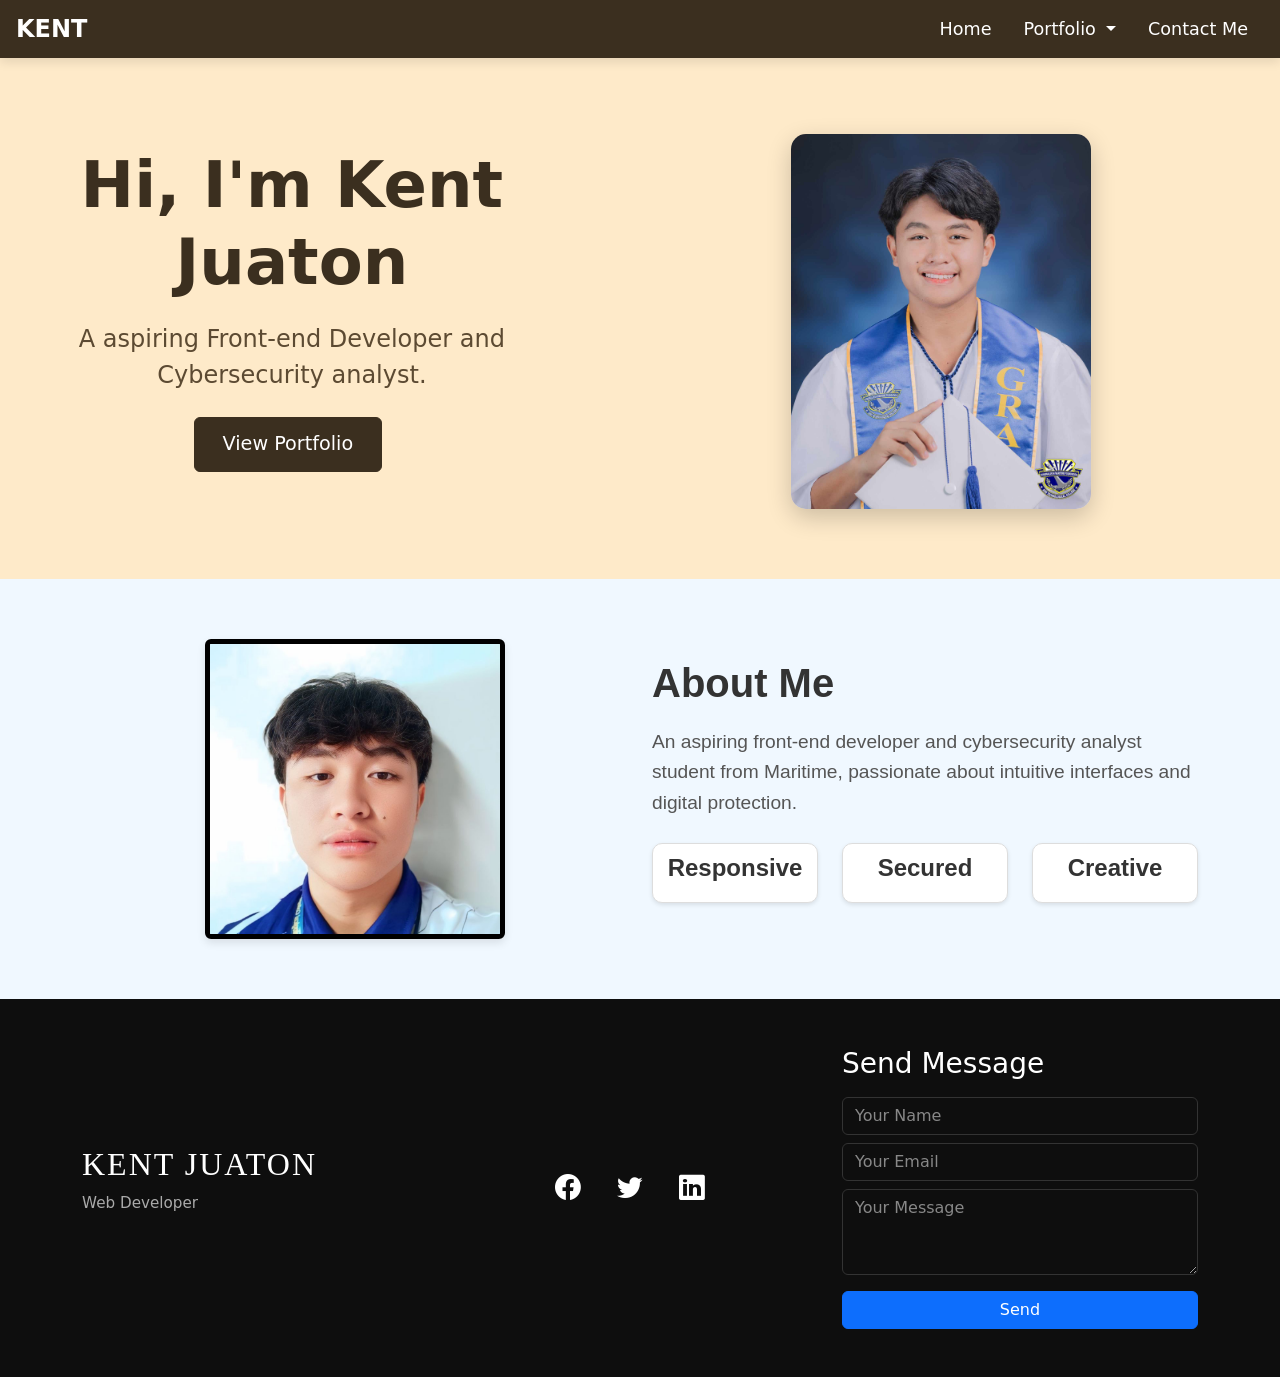
<file: hdhd/index.html>
<!DOCTYPE html>
<html lang="en">
<head>
  <meta charset="UTF-8">
  <meta name="viewport" content="width=device-width, initial-scale=1">
  <title>KENT  JUATON/ WEB DEVELOPER </title>

  <link
    href="https://cdn.jsdelivr.net/npm/bootstrap@5.3.2/dist/css/bootstrap.min.css"
    rel="stylesheet"
  >

  <link
    href="https://cdn.jsdelivr.net/npm/bootstrap-icons@1.11.1/font/bootstrap-icons.css"
    rel="stylesheet"
  >
  <link rel="stylesheet" href="coffeshop.css">

  <style>
    
    .about-me {
      background-color: #f0f8ff; 
      padding: 60px 0; 
      font-family: 'Segoe UI', Tahoma, Geneva, Verdana, sans-serif;
      animation: fadeInUp 1s ease-out; 
    }
    .about-me h2 {
      font-size: 2.5rem;
      font-weight: 700; 
      color: #333; 
      margin-bottom: 20px; /* Spacing below heading */
      animation: slideInLeft 1s ease-out 0.2s both; /* Slide in from left */
    }
    .about-me p {
      font-size: 1.2rem; /* Readable paragraph size */
      line-height: 1.6; /* Better line spacing */
      color: #555; /* Subtle color */
      margin-bottom: 20px; /* Spacing below paragraphs */
      font-weight: 500; /* Medium bold */
      animation: slideInLeft 1s ease-out 0.4s both; /* Slide in from left with delay */
    }
    .about-me img {
      width: 300px; /* Larger size */
      height: 300px; /* Square for perfect circle */
      object-fit: cover; /* Ensure image fits without distortion */
      border-radius: 50%; /* Perfect circle */
      border: 5px solid black; /* Black frame */
      box-shadow: 0 4px 8px rgba(0, 0, 0, 0.1); /* Subtle shadow */
      animation: zoomIn 1s ease-out 0.6s both; /* Zoom in animation with delay */
      transition: transform 0.3s ease; /* Smooth transition on hover */
    }
    .about-me img:hover {
      transform: scale(1.05); /* Slight zoom on hover */
    }
    .focus-card {
      background-color: #fff; /* White background for cards */
      border: 1px solid #ddd; /* Light border */
      border-radius: 10px; /* Rounded corners */
      padding: 10px; /* Padding inside cards */
      box-shadow: 0 2px 4px rgba(0, 0, 0, 0.1); /* Subtle shadow */
      transition: transform 0.3s ease, box-shadow 0.3s ease; /* Smooth transitions */
      animation: fadeInUp 1s ease-out 0.8s both; /* Fade in animation with delay */
      height: 100%; /* Ensure equal height */
    }
    .focus-card:hover {
      transform: translateY(-5px); /* Lift on hover */
      box-shadow: 0 4px 8px rgba(0, 0, 0, 0.2); /* Enhanced shadow on hover */
    }
    .focus-card h3 {
      font-size: 1.5rem; /* Heading size */
      font-weight: 600; /* Semi-bold */
      color: #333; /* Dark color */
      margin-bottom: 10px; /* Spacing */
    }
    .focus-card p {
      font-size: 1rem; /* Paragraph size */
      color: #666; /* Subtle color */
      line-height: 1.5; /* Line spacing */
    }
    /* Keyframe animations */
    @keyframes fadeInUp {
      from {
        opacity: 0;
        transform: translateY(30px);
      }
      to {
        opacity: 1;
        transform: translateY(0);
      }
    }
    @keyframes slideInLeft {
      from {
        opacity: 0;
        transform: translateX(-30px);
      }
      to {
        opacity: 1;
        transform: translateX(0);
      }
    }
    @keyframes zoomIn {
      from {
        opacity: 0;
        transform: scale(0.8);
      }
      to {
        opacity: 1;
        transform: scale(1);
      }
    }
    
    @media (max-width: 768px) {
      .about-me h2 {
        font-size: 2rem;
      }
      .about-me p {
        font-size: 1rem;
      }
      .about-me {
        padding: 40px 0;
      }
      .about-me img {
        width: 200px;
        height: 200px;
      }
      .focus-card {
        padding: 15px;
        margin-bottom: 20px;
      }

      /* Hero adjustments */
      .hero-section {
        padding-top: 110px;
        padding-bottom: 40px;
      }
      .hero-title {
        font-size: 2.2rem !important;
      }
      .hero-subtitle {
        font-size: 1.05rem !important;
      }
      .hero-gif {
        margin: 0 auto;
        max-width: 240px;
      }

      /* Navbar mobile layout */
      .portfolio-navbar {
        padding: 0.6rem 0.8rem;
      }
      .navbar-left {
        font-size: 1.2rem;
      }
      .navbar-right {
        gap: 6px;
      }
      .navbar-right a {
        font-size: 1.0rem;
      }
      .profile-avatar {
        width: 34px;
        height: 34px;
        margin-left: 0;
      }

      /* Footer mobile */
      .footer a {
        margin-right: 10px;
        font-size: 1.25rem;
      }
      .footer .d-flex {
        flex-wrap: wrap;
      }
    }
    
  </style>
</head>

<body>
  <nav class="portfolio-navbar">
   
    <div class="navbar-left">
      KENT
    </div>
    <div class="navbar-center">
      <ul class="nav">
        <li class="nav-item">
          <a class="nav-link" href="index.html">Home</a>
        </li>
        <li class="nav-item dropdown">
          <a class="nav-link dropdown-toggle" href="#" role="button" data-bs-toggle="dropdown">
            Portfolio
          </a>
          <ul class="dropdown-menu">
            <li><a class="dropdown-item" href="portfolio.html">Educational Background</a></li>
            <li><a class="dropdown-item" href="#tech-stack">Programming Skills</a></li>
            <li><a class="dropdown-item" href="#tools-software">Tools and Software</a></li>
            <li><a class="dropdown-item" href="#projects">Project</a></li>
          </ul>
        </li>
        <li class="nav-item">
          <a class="nav-link" href="contact.html">Contact Me</a>
        </li>
      </ul>
    </div>
    
  </nav>
  </nav>

  
  <section class="hero-section">
    <div class="row align-items-center">
      
      <div class="col-md-6 text-center ">
        <h1 class="hero-title">Hi, I'm <span> Kent Juaton</span></h1>
        <p class="hero-subtitle">
          A aspiring Front-end Developer and Cybersecurity analyst.
        </p>

        <div class="mt-4">
          <a href="#portfolio" class="btn btn-dark me-2">View Portfolio</a>
        </div>
      </div>

    
      <div class="col-md-6 text-center mt-4 ">
        <img
          src="picture/picture.jpg"
          alt="Kent waving"
          class="hero-gif"
        >
      </div>
    </div>
  </div>
  </section>
  <section class="about-me reveal">
  <div class="container">
    <div class="row align-items-center">

      <div class="col-md-6 text-center mt-4 mt-md-0 reveal-left">
        <img src="picture/about.jpg" alt="About Me Image" class="img-fluid rounded about-img">
      </div>
      <div class="col-md-6 reveal-right">
        <h2 class="about-title">About Me</h2>
        <p class="about-text">
          An aspiring front-end developer and cybersecurity analyst student from Maritime,
          passionate about intuitive interfaces and digital protection.
        </p>

        <div class="row mt-4">
          <div class="col-12 col-md-4 mb-3 reveal-card">
            <div class="focus-card">
              <h3>Responsive</h3>
            </div>
          </div>

          <div class="col-12 col-md-4 mb-3 reveal-card">
            <div class="focus-card">
              <h3>Secured</h3>
            </div>
          </div>

          <div class="col-12 col-md-4 mb-3 reveal-card">
            <div class="focus-card">
              <h3>Creative</h3>
            </div>
          </div>
        </div>

      </div>
    </div>
  </div>
</section>


  </section>
  <footer class="footer py-5">
  <div class="container">
    <div class="row align-items-center text-center text-md-start">

      
      <div class="col-md-4 mb-4 mb-md-0">
        <h2 class="footer-name">KENT JUATON</h2>
      <p class="footer-role">Web Developer</p>
      </div>

      <div class="col-md-4 mb-4 mb-md-0">
        <div class="d-flex justify-content-center gap-3">

      <a href="#" class="bi bi-facebook"></a>
      <a href="#" class="bi bi-twitter"></a>
      <a href="#" class="bi bi-linkedin"></a>
          </a>
        </div>
      </div>

      
      <div class="col-md-4">
        <h3 class="footer-title mb-3">Send Message</h3>

        <input type="text" class="form-control mb-2" placeholder="Your Name">
        <input type="email" class="form-control mb-2" placeholder="Your Email">
        <textarea class="form-control mb-3" rows="3" placeholder="Your Message"></textarea>

        <button class="btn btn-primary w-100">Send</button>
      </div>
</footer>
<script>
  const reveals = document.querySelectorAll(
    '.reveal, .reveal-left, .reveal-right, .reveal-card'
  );

  const observer = new IntersectionObserver(
    entries => {
      entries.forEach(entry => {
        if (entry.isIntersecting) {
          entry.target.classList.add('active');
        }
      });
    },
    { threshold: 0.2 }
  );

  reveals.forEach(el => observer.observe(el));

  const footerItems = document.querySelectorAll('.footer .col-md-4');

  const footerObserver = new IntersectionObserver(
    entries => {
      entries.forEach(entry => {
        if (entry.isIntersecting) {
          entry.target.classList.add('active');
        }
      });
    },
    { threshold: 0.2 }
  );

  footerItems.forEach(item => footerObserver.observe(item));
</script>

  <script src="https://cdn.jsdelivr.net/npm/bootstrap@5.3.2/dist/js/bootstrap.bundle.min.js"></script>
<script src="script.js"></script>
</body>
</html>
</file>
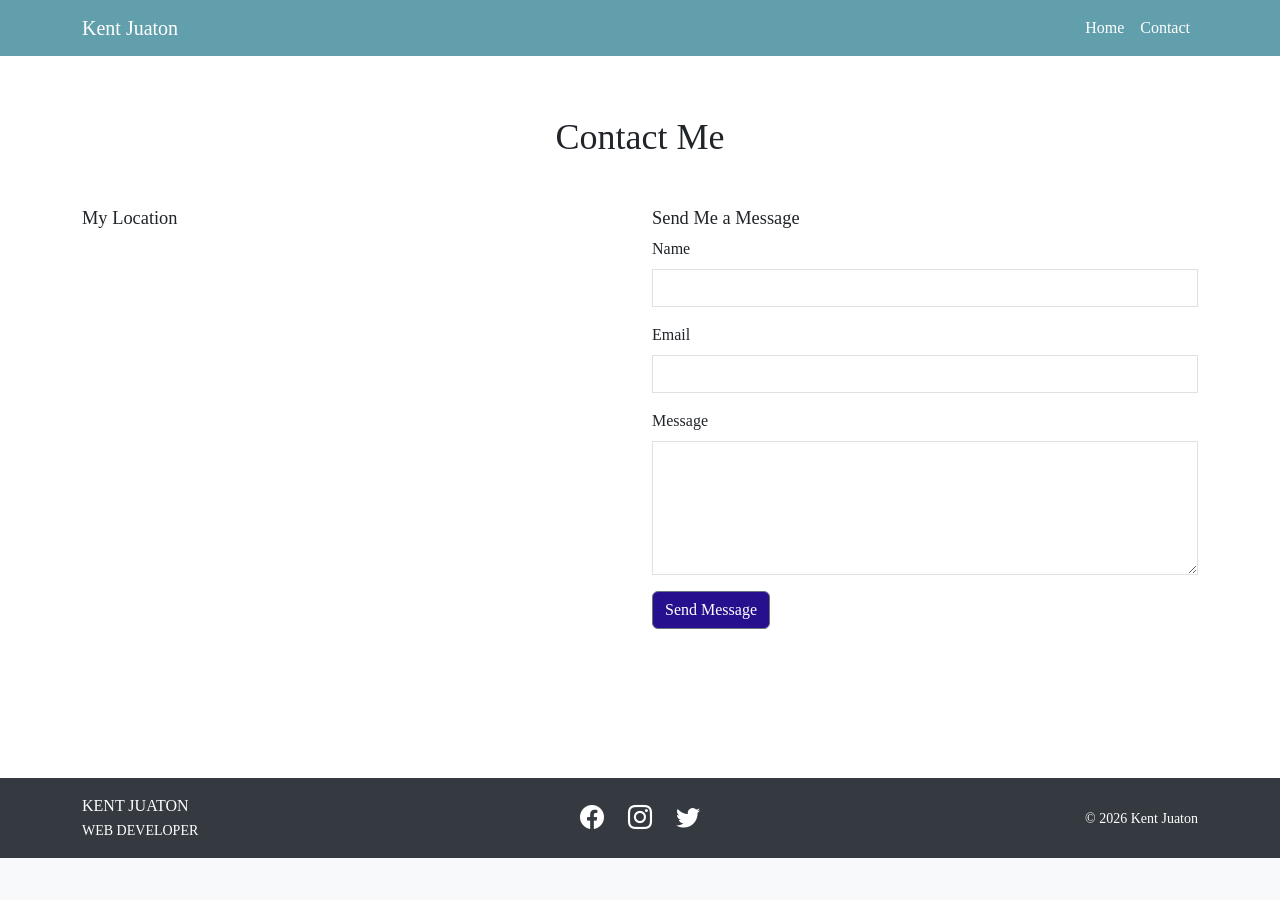
<file: hdhd/contact.html>
<!DOCTYPE html>
<html lang="en">
<head>
    <meta charset="UTF-8">
    <meta name="viewport" content="width=device-width, initial-scale=1.0">
    <title>Contact - Kent Juaton</title>

    <!-- Bootstrap 5 CSS -->
    <link href="https://cdn.jsdelivr.net/npm/bootstrap@5.3.0/dist/css/bootstrap.min.css" rel="stylesheet">
    <!-- Bootstrap Icons -->
    <link href="https://cdn.jsdelivr.net/npm/bootstrap-icons@1.10.0/font/bootstrap-icons.css" rel="stylesheet">

    <style>
        body {
            font-family: 'Times New Roman', serif;
            background-color: #f8f9fa;
            color: #212529;
        }
        .navbar {
            background-color: #629FAD;
        }
        .navbar-brand, .nav-link {
            color: #ffffff !important;
        }
        .navbar-brand:hover, .nav-link:hover {
            color: #adb5bd !important;
        }
        .contact-section {
            background-color: #ffffff;
            padding: 60px 0;
        }
        .form-control {
            border-radius: 0;
        }
        .btn-submit {
            background-color: #27108d;
            border-color: #6c757d;
            color: #ffffff;
        }
        .btn-submit:hover {
            background-color: #5a6268;
            border-color: #545b62;
        }
        footer {
            background-color: #343a40;
            color: #ffffff;
        }
        footer a {
            color: #ffffff;
            text-decoration: none;
        }
        footer a:hover {
            color: #adb5bd;
        }
        .social-icons a {
            margin: 0 10px;
            font-size: 1.5rem;
        }

        /* Responsive tweaks */
        .contact-section iframe {
            width: 100%;
            aspect-ratio: 1 / 1;
            max-width: 450px;
            border: 0;
        }

        .contact-section h2 {
            font-size: clamp(1.5rem, 3vw, 2.25rem);
        }

        .contact-section h4 {
            font-size: 1.15rem;
        }

        @media (max-width: 575.98px) {
            .contact-section {
                padding: 32px 0;
            }
            .social-icons a {
                margin: 0 8px;
                font-size: 1.35rem;
            }
        }
    </style>
</head>

<body>
    <!-- Navigation -->
    <nav class="navbar navbar-expand-lg navbar-dark">
        <div class="container">
            <a class="navbar-brand" href="index.html">Kent Juaton</a>
            <button class="navbar-toggler" type="button" data-bs-toggle="collapse" data-bs-target="#navbarNav" aria-controls="navbarNav" aria-expanded="false" aria-label="Toggle navigation">
                <span class="navbar-toggler-icon"></span>
            </button>
            <div class="collapse navbar-collapse" id="navbarNav">
                <ul class="navbar-nav ms-auto">
                    <li class="nav-item">
                        <a class="nav-link" href="index.html">Home</a>
                    </li>
                    <li class="nav-item">
                        <a class="nav-link active" href="contact.html">Contact</a>
                    </li>
                </ul>
            </div>
        </div>
    </nav>

    <!-- Contact Section -->
    <section id="contact" class="contact-section">
        <div class="container">
            <h2 class="text-center mb-5">Contact Me</h2>
            <div class="row">
                <!-- Location Embed (Left Side) -->
                <div class="col-lg-6 mb-4">
                    <h4>My Location</h4>
                    <iframe
                        src="https://www.google.com/maps/embed?pb=!1m18!1m12!1m3!1d10682.85507133852!2d121.36506503191322!3d12.995311229387356!2m3!1f0!2f0!3f0!3m2!1i1024!2i768!4f13.1!3m3!1m2!1s0x33bca41070eb2c09%3A0x37b0c9c99230622d!2sMarayos%2C%20Pinamalayan%2C%20Oriental%20Mindoro!5e0!3m2!1sen!2sph!4v1768948474270!5m2!1sen!2sph"
                        loading="lazy"
                        referrerpolicy="no-referrer-when-downgrade"
                        allowfullscreen
                    ></iframe>
                </div>

                <!-- Send Message Form (Right Side) -->
                <div class="col-lg-6">
                    <h4>Send Me a Message</h4>
                    <form action="#" method="post">
                        <div class="mb-3">
                            <label for="name" class="form-label">Name</label>
                            <input type="text" class="form-control" id="name" name="name" required>
                        </div>
                        <div class="mb-3">
                            <label for="email" class="form-label">Email</label>
                            <input type="email" class="form-control" id="email" name="email" required>
                        </div>
                        <div class="mb-3">
                            <label for="message" class="form-label">Message</label>
                            <textarea class="form-control" id="message" name="message" rows="5" required></textarea>
                        </div>
                        <button type="submit" class="btn btn-submit">Send Message</button>
                    </form>
                </div>
            </div>
        </div>
    </section>

    <!-- Footer -->
    <footer class="py-3">
        <div class="container">
            <div class="row align-items-center">
                <div class="col-md-4 text-start">
                    <p class="mb-0">KENT JUATON<br><small>WEB DEVELOPER</small></p>
                </div>
                <div class="col-md-4 text-center social-icons">
                    <a href="#" aria-label="Facebook"><i class="bi bi-facebook"></i></a>
                    <a href="#" aria-label="Instagram"><i class="bi bi-instagram"></i></a>
                    <a href="#" aria-label="Twitter"><i class="bi bi-twitter"></i></a>
                </div>
                <div class="col-md-4 text-md-end text-start">
                    <small>&copy; <span id="year"></span> Kent Juaton</small>
                </div>
            </div>
        </div>
    </footer>

    <!-- Bootstrap JS (for navbar toggle) -->
    <script src="https://cdn.jsdelivr.net/npm/bootstrap@5.3.0/dist/js/bootstrap.bundle.min.js"></script>
    <script>
        document.getElementById('year').textContent = new Date().getFullYear();
    </script>
</body>
</html>
</file>
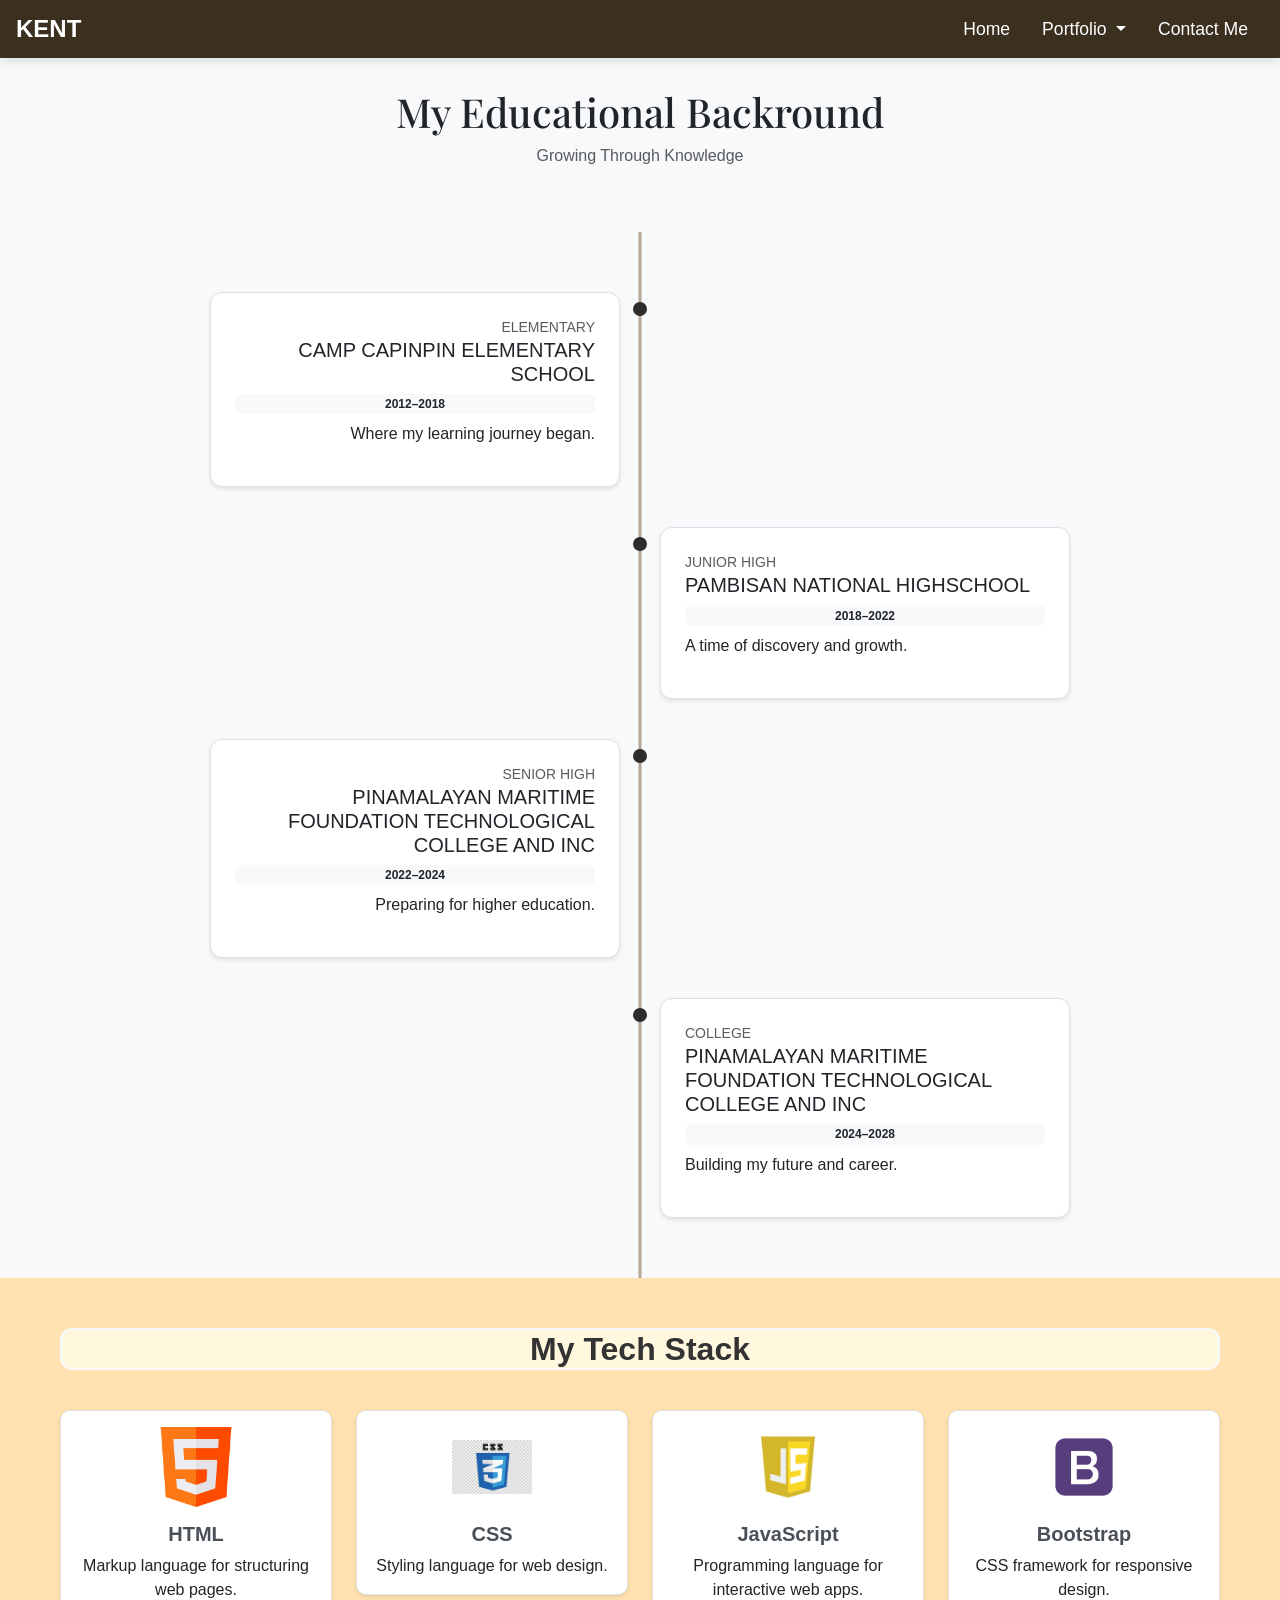
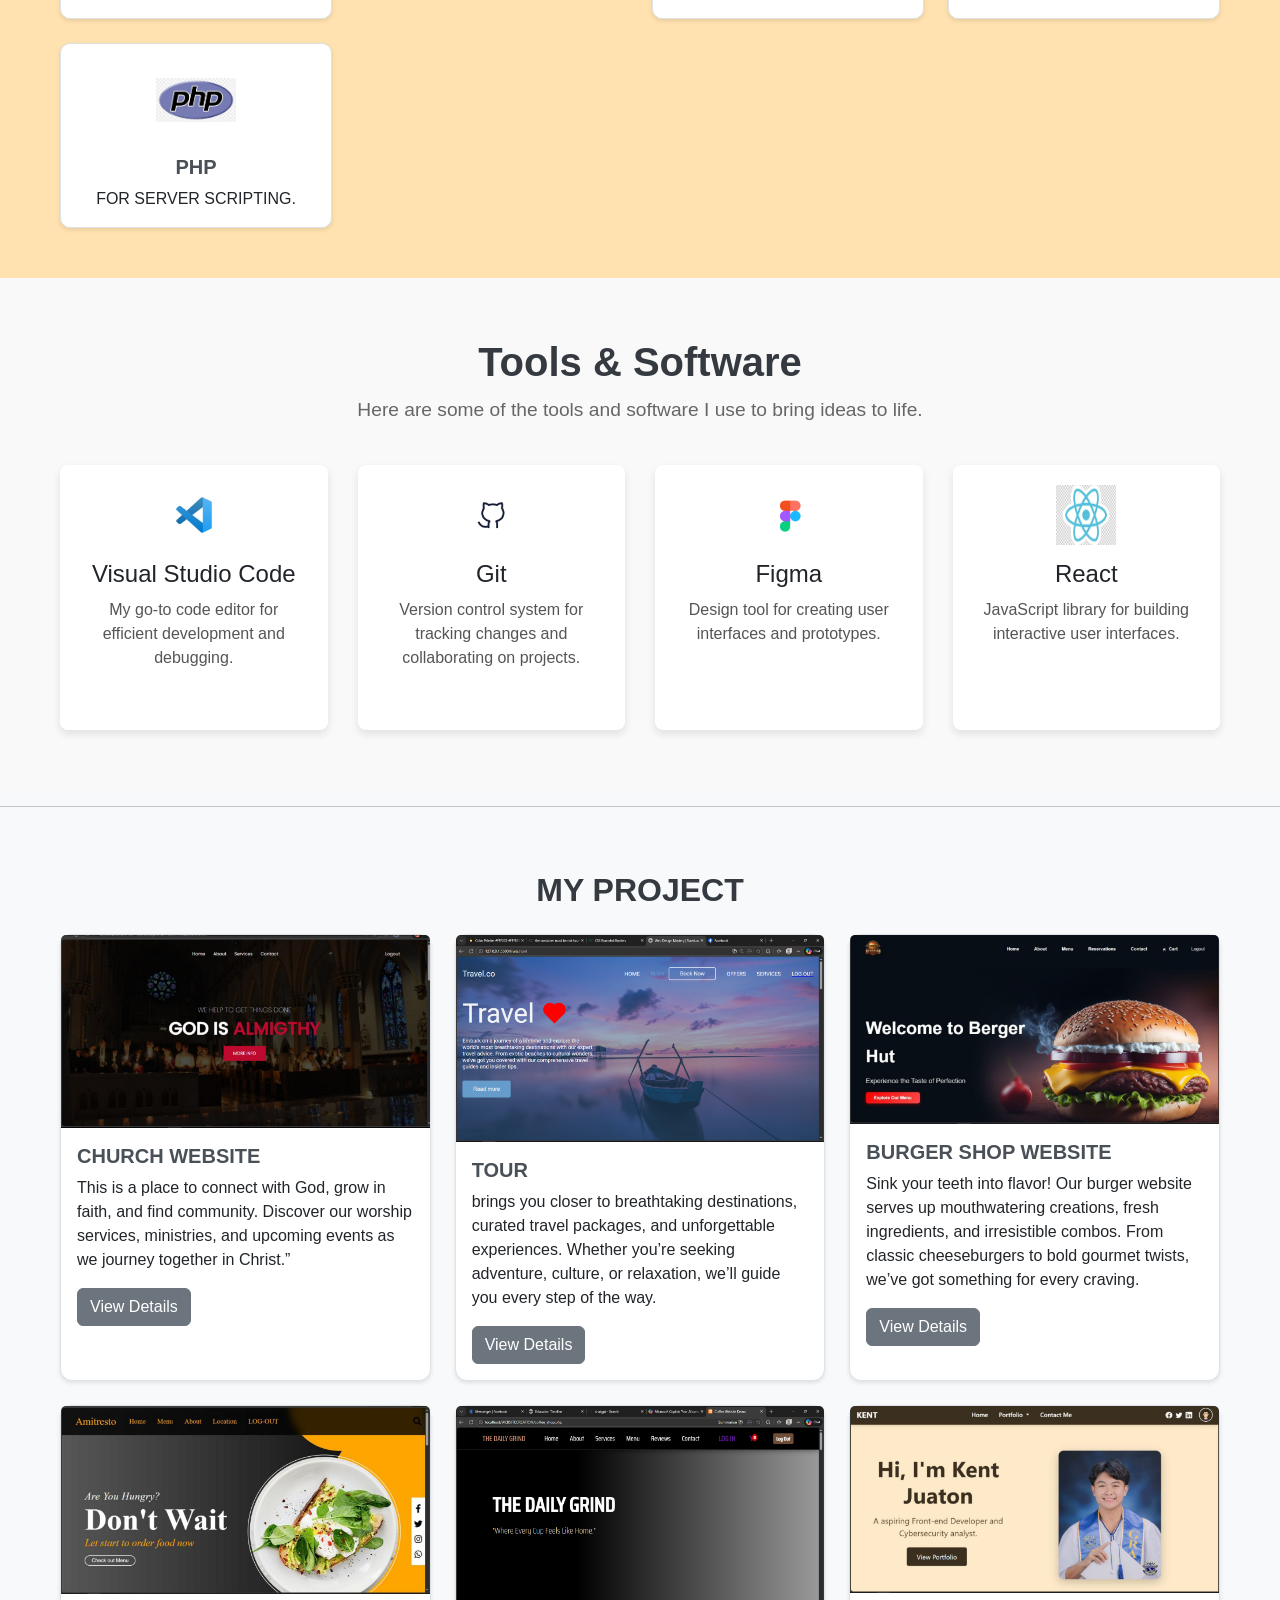
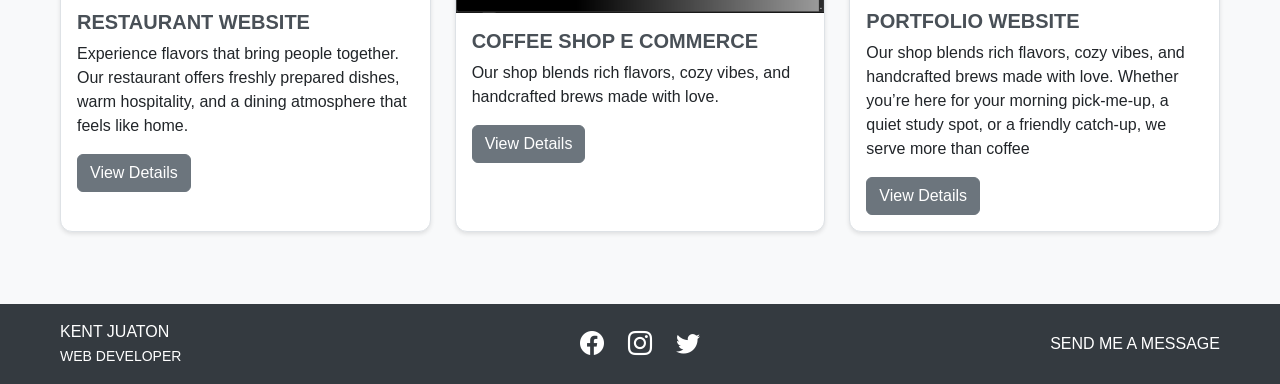
<file: hdhd/portfolio.html>
<!DOCTYPE html>
<html lang="en">
<head>
  <meta charset="UTF-8">
  <meta name="viewport" content="width=device-width, initial-scale=1.0">
  <title>PORTFOLIO</title>

  <!-- Bootstrap -->
  <link href="https://cdn.jsdelivr.net/npm/bootstrap@5.3.2/dist/css/bootstrap.min.css" rel="stylesheet">

  <!-- Google Fonts -->
  <link href="https://fonts.googleapis.com/css2?family=Playfair+Display:wght@600&family=Poppins:wght@400;500&display=swap" rel="stylesheet">

  <!-- Bootstrap Icons -->
  <link href="https://cdn.jsdelivr.net/npm/bootstrap-icons@1.11.1/font/bootstrap-icons.css" rel="stylesheet">

  <link rel="stylesheet" href="coffeshop.css">

  <style>
    html {
      scroll-behavior: smooth;
    }

    .container {
  margin: 0;
  padding: 0;

  }
    
    body {
      font-family: 'Poppins', sans-serif;
      background: #ABE0F0;

    }

    h1 {
      font-family: 'Playfair Display', serif;
    }

    /* Timeline container */
    .timeline {
      position: relative;
      max-width: 900px;
      margin: auto;
      padding: 40px 0;
    }

    /* Vertical line */
    .timeline::before {
      content: '';
      position: absolute;
      left: 50%;
      top: 0;
      bottom: 0;
      width: 3px;
      background: #b5a692;
      transform: translateX(-50%);
    }

    /* Timeline item */
    .timeline-item {
      position: relative;
      width: 50%;
      padding: 20px;
      opacity: 0;
      transition: all 0.8s ease;  
    }

    /* Left & right positioning */
    .timeline-item.left {
      left: 0;
      text-align: right;
      transform: translateX(-60px);
    }

    .timeline-item.right {
      left: 50%;
      transform: translateX(60px);
    }

    /* Dots */
    .timeline-item::before {
      content: '';
      position: absolute;
      top: 30px;
      width: 14px;
      height: 14px;
      background: #2c2c2c;
      border-radius: 50%;
      z-index: 1;
    }

    .timeline-item.left::before {
      right: -7px;
    }

    .timeline-item.right::before {
      left: -7px;
    }

    /* Show animation */
    .timeline-item.show {
      opacity: 1;
      transform: translateX(0);
    }

    /* Card style */
    .card {
      border-radius: 12px;
      border: 1px solid #e0d4c3;
    }

    /* Mobile responsive */
    @media (max-width: 768px) {
      .timeline::before {
        left: 20px;
      }

      .timeline-item {
        width: 100%;
        padding-left: 60px;
        text-align: left;
        transform: translateX(-40px);
      }

      .timeline-item::before {
        left: 14px;
      }

      .timeline-item.left,
      .timeline-item.right {
        left: 0;
      }
    }
    body {
            font-family: 'Arial', sans-serif;
            background-color: #f8f9fa;
        }
        .tech-stack-section {
            padding: 50px 0;
            background-color: #FFE2AF;
        }
        .tech-card {
            border: none;
            border-radius: 10px;
            box-shadow: 0 4px 8px rgba(0, 0, 0, 0.1);
            transition: transform 0.3s ease;
        }
        .tech-card:hover {
            transform: translateY(-5px);
        }
        .tech-icon {
            width: 80px;
            height: 80px;
            object-fit: contain;
            margin-bottom: 15px;
        }
        .section-title {
            text-align: center;
            margin-bottom: 40px;
            color: #333;
            border-radius: 12px;
            border: 2px;
        }
        .tools-section {
  padding: 60px 0;
  background-color: #f9f9f9; /* Light background for contrast */
}

.container {
  max-width: 1200px;
  margin: 0 auto;
  padding: 0 20px;
}

.tools-section h2 {
  text-align: center;
  font-size: 2.5rem;
  margin-bottom: 10px;
}

.tools-section p {
  text-align: center;
  font-size: 1.2rem;
  margin-bottom: 40px;
  color: #666;
}

.tools-grid {
  display: grid;
  grid-template-columns: repeat(auto-fit, minmax(250px, 1fr));
  gap: 30px;
}

.tool-item {
  background: white;
  padding: 20px;
  border-radius: 8px;
  box-shadow: 0 4px 8px rgba(0, 0, 0, 0.1);
  text-align: center;
  transition: transform 0.3s ease;
}

.tool-item:hover {
  transform: translateY(-5px);
}

.tool-item img {
  width: 60px;
  height: 60px;
  margin-bottom: 15px;
}

.tool-item h3 {
  font-size: 1.5rem;
  margin-bottom: 10px;
}

.tool-item p {
  font-size: 1rem;
  color: #555;
}
.projects-section {
  padding: 60px 0;
  background-color: #fff; /* White background for contrast */
}

.container {
  max-width: 1200px;
  margin: 0 auto;
  padding: 0 20px;
}

.projects-section h2 {
  text-align: center;
  font-size: 2.5rem;
  margin-bottom: 10px;
}

.projects-section p {
  text-align: center;
  font-size: 1.2rem;
  margin-bottom: 40px;
  color: #666;
}

.projects-grid {
  display: grid;
  grid-template-columns: repeat(auto-fit, minmax(300px, 1fr));
  gap: 30px;
}

.project-item {
  background: #f9f9f9;
  padding: 20px;
  border-radius: 8px;
  box-shadow: 0 4px 8px rgba(0, 0, 0, 0.1);
  text-align: center;
  transition: transform 0.3s ease, box-shadow 0.3s ease;
}

.project-item:hover {
  transform: translateY(-5px);
  box-shadow: 0 8px 16px rgba(0, 0, 0, 0.2);
}

.project-item img {
  width: 100%;
  height: 200px;
  object-fit: cover;
  border-radius: 8px;
  margin-bottom: 15px;
}

.project-item h3 {
  font-size: 1.5rem;
  margin-bottom: 10px;
}

.project-item p {
  font-size: 1rem;
  color: #555;
  margin-bottom: 15px;
}

.project-item a {
  display: inline-block;
  margin: 0 10px;
  padding: 8px 16px;
  background-color: #007bff;
  color: white;
  text-decoration: none;
  border-radius: 4px;
  transition: background-color 0.3s ease;
}

.project-item a:hover {
  background-color: #0056b3;
}
.card {
            border: 1px solid #dee2e6;
            box-shadow: 0 2px 4px rgba(0,0,0,0.1);
            transition: box-shadow 0.3s ease;
        }
        .card:hover {
            box-shadow: 0 4px 8px rgba(0,0,0,0.15);
        }
        .card-title {
            font-weight: bold;
            color: #495057;
        }
        .btn-primary {
            background-color: #6c757d;
            border-color: #6c757d;
        }
        .btn-primary:hover {
            background-color: #5a6268;
            border-color: #545b62;
        }
        h2 {
            font-weight: 700;
            color: #343a40;
        }
footer {
            background-color: #343a40;
            color: #ffffff;
        }
        footer a {
            color: #ffffff;
            text-decoration: none;
        }
        footer a:hover {
            color: #adb5bd;
        }
        .social-icons a {
            margin: 0 10px;
            font-size: 1.5rem;
        }
  </style>
</head>

<body>
  <nav class="portfolio-navbar">

    <div class="navbar-left">
      KENT
    </div>


    <div class="navbar-center">
      <ul class="nav">
        <li class="nav-item">
          <a class="nav-link" href="index.html">Home</a>
        </li>
        <li class="nav-item dropdown">
          <a class="nav-link dropdown-toggle" href="#" role="button" data-bs-toggle="dropdown">
            Portfolio
          </a>
          <ul class="dropdown-menu">
            <li><a class="dropdown-item" href="#educational-background">Educational Background</a></li>
            <li><a class="dropdown-item" href="#tech-stack">Tech Stack</a></li>
            <li><a class="dropdown-item" href="#tools-software">Tools and Software</a></li>
            <li><a class="dropdown-item" href="#projects">Project</a></li>
          </ul>
        </li>
        <li class="nav-item">
          <a class="nav-link" href="contact.html">Contact Me</a>
        </li>
      </ul>
    </div>
  
  </nav>

  
  <div class="container text-center py-5">
    <h1>My Educational Backround</h1>
    <p class="text-muted">Growing Through Knowledge</p>
  </div>

  
  <div id="educational-background" class="timeline">

    <div class="timeline-item left">
      <div class="card p-4">
        <small class="text-uppercase text-muted">Elementary</small>
        <h5>CAMP CAPINPIN ELEMENTARY SCHOOL</h5>
        <span class="badge bg-light text-dark mb-2">2012–2018</span>
        <p>Where my learning journey began.</p>
      </div>
    </div>

    <div class="timeline-item right">
      <div class="card p-4">
        <small class="text-uppercase text-muted">Junior High</small>
        <h5>PAMBISAN NATIONAL HIGHSCHOOL</h5>
        <span class="badge bg-light text-dark mb-2">2018–2022</span>
        <p>A time of discovery and growth.</p>
      </div>
    </div>

    <div class="timeline-item left">
      <div class="card p-4">
        <small class="text-uppercase text-muted">Senior High</small>
        <h5>PINAMALAYAN MARITIME FOUNDATION TECHNOLOGICAL COLLEGE AND INC</h5>
        <span class="badge bg-light text-dark mb-2">2022–2024</span>
        <p>Preparing for higher education.</p>
      </div>
    </div>

    <div class="timeline-item right">
      <div class="card p-4">
        <small class="text-uppercase text-muted">College</small>
        <h5>PINAMALAYAN MARITIME FOUNDATION TECHNOLOGICAL COLLEGE AND INC</h5>
        <span class="badge bg-light text-dark mb-2">2024–2028</span>
        <p>Building my future and career.</p>
      </div>
    </div>
  </div>
 <section>
<section id="tech-stack" class="tech-stack-section">
    <div class="container">
        <h2 class="section-title" style="border: 2px solid #f9f9f9; background-color: #FFF8DE;">My Tech Stack</h2>
        <div class="row g-4">
            <div class="col-md-3 col-sm-6">
                <div class="card tech-card text-center">
                    <div class="card-body">
                        <img src="picture/download.jfif" alt="HTML" class="tech-icon">
                        <h5 class="card-title">HTML</h5>
                        <p class="card-text">Markup language for structuring web pages.</p>
                    </div>
                </div>
            </div>
            <!-- Tech Item 2 -->
            <div class="col-md-3 col-sm-6">
                <div class="card tech-card text-center">
                    <div class="card-body">
                        <img src="picture/Download CSS3 Cascading Style Sheets Logo HTML PNG image with a resolution of 500 x 500 pixels_ This image is filed under the tags_ Angle, Area, Blue, Brand, Cascading Style Sheets.jfif" alt="CSS" class="tech-icon">
                        <h5 class="card-title">CSS</h5>
                        <p class="card-text">Styling language for web design.</p>
                    </div>
                </div>
            </div>
            <!-- Tech Item 3 -->
            <div class="col-md-3 col-sm-6">
                <div class="card tech-card text-center">
                    <div class="card-body">
                        <img src="picture/Baixar javascript logotipo png, javascript ícone transparente png.jfif" alt="JavaScript" class="tech-icon">
                        <h5 class="card-title">JavaScript</h5>
                        <p class="card-text">Programming language for interactive web apps.</p>
                    </div>
                </div>
            </div>
            <!-- Tech Item 4 -->
            <div class="col-md-3 col-sm-6">
                <div class="card tech-card text-center">
                    <div class="card-body">
                        <img src="picture/Bootstrap Logo PNG Vector (SVG) Free Download.jfif" alt="Bootstrap" class="tech-icon">
                        <h5 class="card-title">Bootstrap</h5>
                        <p class="card-text">CSS framework for responsive design.</p>
                    </div>
                </div>
            </div>
            <div class="col-md-3 col-sm-6">
                <div class="card tech-card text-center">
                    <div class="card-body">
                        <img src="picture/PHP Programming Language Logo PNG _ TopPNG.jfif" alt="Bootstrap" class="tech-icon">
                        <h5 class="card-title">PHP</h5>
                        <p class="card-text">FOR SERVER SCRIPTING.</p>
                    </div>
                </div>
            </div>
 </section>
 <section id="tools-software" class="tools-section">
  <div class="container">
    <h2>Tools & Software</h2>
    <p>Here are some of the tools and software I use to bring ideas to life.</p>
    <div class="tools-grid">
      <div class="tool-item">
        <img src="picture/Multimedia Android _Visual System _Sign In Boihasbullah 9.jfif" alt="VS Code Icon">
        <h3>Visual Studio Code</h3>
        <p>My go-to code editor for efficient development and debugging.</p>
      </div>
      <div class="tool-item">
        <img src="picture/Github Icon - Stroke Sharp _ Hugeicons.jfif" alt="Git Icon">
        <h3>Git</h3>
        <p>Version control system for tracking changes and collaborating on projects.</p>
      </div>
      <div class="tool-item">
        <img src="picture/Figma logo - United States.jfif" alt="Figma Icon">
        <h3>Figma</h3>
        <p>Design tool for creating user interfaces and prototypes.</p>
      </div>
      <div class="tool-item">
        <img src="picture/IMGBIN_com - Download Transparent PNG Images, For Free.jfif" alt="React Icon">
        <h3>React</h3>
        <p>JavaScript library for building interactive user interfaces.</p>
      </div>
    </div>
  </div>
</section>
<hr>
<section id="projects" class="py-5 bg-light">
        <div class="container">
            <h2 class="text-center mb-4">MY PROJECT</h2>
            <div class="row">
                <!-- Project 1 -->
                <div class="col-md-4 mb-4">
                    <div class="card h-100">
                        <img src="picture/church.jpg" class="card-img-top" alt="Project 1">
                        <div class="card-body">
                            <h5 class="card-title">CHURCH WEBSITE</h5>
                            <p class="card-text">This is a place to connect with God, grow in faith, and find community. Discover our worship services, ministries, and upcoming events as we journey together in Christ.”</p>
                            <a href="#" class="btn btn-primary">View Details</a>
                        </div>
                    </div>
                </div>
                <!-- Project 2 -->
                <div class="col-md-4 mb-4">
                    <div class="card h-100">
                        <img src="picture/tour.png" class="card-img-top" alt="Project 2">
                        <div class="card-body">
                            <h5 class="card-title">TOUR</h5>
                            <p class="card-text">brings you closer to breathtaking destinations, curated travel packages, and unforgettable experiences.
                               Whether you’re seeking adventure, culture, or relaxation, we’ll guide you every step of the way.</p>
                            <a href="#" class="btn btn-primary">View Details</a>
                        </div>
                    </div>
                </div>
                <!-- Project 3 -->
                <div class="col-md-4 mb-4">
                    <div class="card h-100">
                        <img src="picture/burger (1).jpg" class="card-img-top" alt="Project 3">
                        <div class="card-body">
                            <h5 class="card-title">BURGER SHOP WEBSITE</h5>
                            <p class="card-text">Sink your teeth into flavor! Our burger website serves up mouthwatering creations, fresh ingredients, and irresistible combos. From classic cheeseburgers to bold gourmet twists, we’ve got something for every craving.</p>
                            <a href="#" class="btn btn-primary">View Details</a>
                        </div>
                    </div>
                </div>
                <!-- Project 4 -->
                <div class="col-md-4 mb-4">
                    <div class="card h-100">
                        <img src="picture/burger (2).jpg" class="card-img-top" alt="Project 4">
                        <div class="card-body">
                            <h5 class="card-title">RESTAURANT WEBSITE</h5>
                            <p class="card-text">Experience flavors that bring people together. Our restaurant offers freshly prepared dishes, warm hospitality, and a dining atmosphere that feels like home.</p>
                            <a href="#" class="btn btn-primary">View Details</a>
                        </div>
                    </div>
                </div>
                <!-- Project 5 -->
                <div class="col-md-4 mb-4">
                    <div class="card h-100">
                        <img src="picture/coffee.png " class="card-img-top" alt="Project 5">
                        <div class="card-body">
                            <h5 class="card-title">COFFEE SHOP E COMMERCE </h5>
                            <p class="card-text"> Our shop blends rich flavors, cozy vibes, and handcrafted brews made with love.</p>
                            <a href="#" class="btn btn-primary">View Details</a>
                        </div>
                    </div>
                </div>
                <!-- Project 6 -->
                <div class="col-md-4 mb-4">
                    <div class="card h-100">
                        <img src="picture/resume.jpg" class="card-img-top" alt="Project 6">
                        <div class="card-body">
                            <h5 class="card-title">PORTFOLIO WEBSITE </h5>
                            <p class="card-text">Our shop blends rich flavors, cozy vibes, and handcrafted brews made with love. Whether you’re here for your morning pick‑me‑up, a quiet study spot, or a friendly catch‑up, we serve more than coffee</p>
                            <a href="#" class="btn btn-primary">View Details</a>
                        </div>
                    </div>
                </div>
            </div>
        </div>
    </section>
<footer class="py-3">
        <div class="container">
            <div class="row align-items-center">
                <!-- Left Side: Name and Title -->
                <div class="col-md-4 text-start">
                    <p class="mb-0">KENT JUATON<br><small>WEB DEVELOPER</small></p>
                </div>
                <!-- Middle: Social Icons -->
                <div class="col-md-4 text-center social-icons">
                    <a href="#" aria-label="Facebook"><i class="bi bi-facebook"></i></a>
                    <a href="#" aria-label="Instagram"><i class="bi bi-instagram"></i></a>
                    <a href="#" aria-label="Twitter"><i class="bi bi-twitter"></i></a>
                </div>
                <!-- Right Side: Message Link -->
                <div class="col-md-4 text-end">
                    <a href="#" class="text-uppercase">Send Me a Message</a>
                </div>
            </div>
        </div>
    </footer>

  <script>
    document.addEventListener('DOMContentLoaded', function() {
        const cards = document.querySelectorAll('.tech-card');
        const observer = new IntersectionObserver((entries) => {
            entries.forEach(entry => {
                if (entry.isIntersecting) {
                    entry.target.style.opacity = '1';
                    entry.target.style.transform = 'translateY(0)';
                }
            });
        });
        cards.forEach(card => {
            card.style.opacity = '0';
            card.style.transform = 'translateY(20px)';
            card.style.transition = 'opacity 0.5s ease, transform 0.5s ease';
            observer.observe(card);
        });
    });
    const items = document.querySelectorAll('.timeline-item');

    const observer = new IntersectionObserver(
      entries => {
        entries.forEach(entry => {
          if (entry.isIntersecting) {
            entry.target.classList.add('show');
          }
        });
      },
      { threshold: 0.2 }
    );

items.forEach(item => observer.observe(item));
  
  </script>

  <script src="https://cdn.jsdelivr.net/npm/bootstrap@5.3.2/dist/js/bootstrap.bundle.min.js"></script>

</body>
</html>
</file>
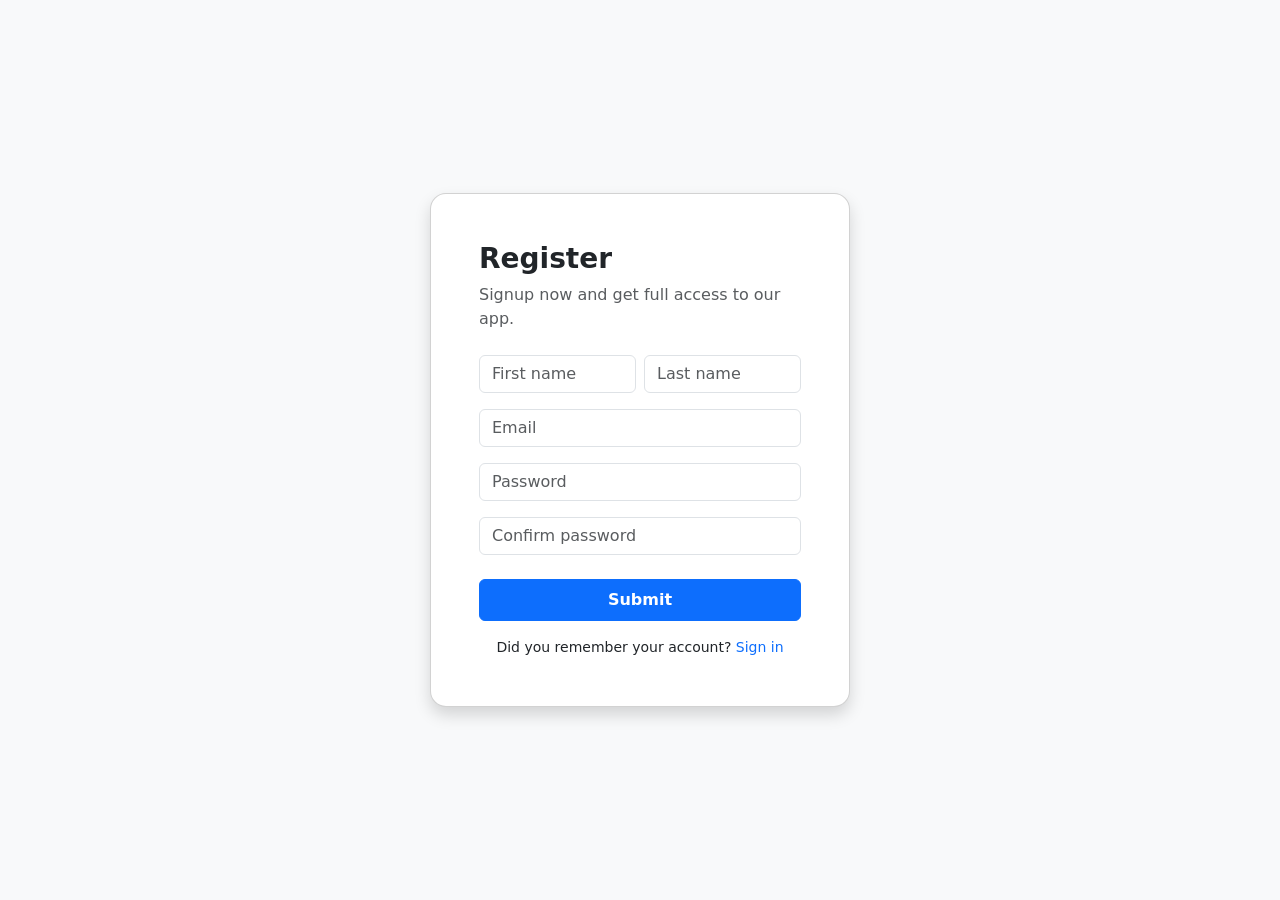
<file: hdhd/register.html>
<!DOCTYPE html>
<html lang="en">
<head>
  <meta charset="UTF-8">
  <title>Register</title>

  <!-- Bootstrap 5 -->
  <link href="https://cdn.jsdelivr.net/npm/bootstrap@5.3.2/dist/css/bootstrap.min.css" rel="stylesheet">

  <!-- Required for mobile scaling -->
  <meta name="viewport" content="width=device-width, initial-scale=1">
  <link rel="stylesheet" href="register.css">
</head>
<body class="bg-light">

  <div class="container min-vh-100 d-flex align-items-center justify-content-center px-3">
    <div class="card shadow rounded-4 w-100" style="max-width: 420px;">

      <div class="card-body p-4 p-sm-5">
        <h3 class="fw-bold mb-2 text-center text-sm-start">Register</h3>
        <p class="text-muted mb-4 text-center text-sm-start">
          Signup now and get full access to our app.
        </p>

        <form>
          
          <div class="row g-2 mb-3">
            <div class="col-12 col-sm-6">
              <input type="text" class="form-control" placeholder="First name" required>
            </div>
            <div class="col-12 col-sm-6">
              <input type="text" class="form-control" placeholder="Last name" required>
            </div>
          </div>

          <!-- Email -->
          <div class="mb-3">
            <input type="email" class="form-control" placeholder="Email" required>
          </div>

          <!-- Password -->
          <div class="mb-3">
            <input type="password" class="form-control" placeholder="Password" required>
          </div>

          <!-- Confirm Password -->
          <div class="mb-4">
            <input type="password" class="form-control" placeholder="Confirm password" required>
          </div>

          <!-- Submit -->
          <button type="submit" class="btn btn-primary w-100 py-2 fw-bold">
            Submit
          </button>

          <!-- Sign in -->
          <p class="text-center mt-3 mb-0 small">
            Did you remember your account?
            <a href="index.html" class="text-decoration-none">Sign in</a>
          </p>
        </form>
      </div>

    </div>
  </div>

</body>
</html>
</file>
<file: hdhd/coffeshop.css>
body {
  background-color: #FEEAC9;
  padding-top: 40px; /* Added padding to create space at the top, accounting for fixed navbar height */
  animation: fadeIn 1s ease-in-out; /* Added fade-in animation for smooth entry */
}

@keyframes fadeIn {
  from {
    opacity: 0;
  }
  to {
    opacity: 1;
  }
}

.hero-section {
  min-height: 10vh;
  display: flex;
  align-items: center;
  padding: 70px 10px;

}

.hero-title {
  font-size: 4rem; /* increased from 3rem */
  font-weight: 700;
  color: #3b2f1f; /* dark accent */
  animation: slideInLeft 1.2s ease-out 0.3s both; /* Slide in from left with delay */
}

@keyframes slideInLeft {
  from {
    transform: translateX(-100%);
    opacity: 0;
  }
  to {
    transform: translateX(0);
    opacity: 1;
  }
}

.hero-subtitle {
  font-size: 1.5rem; /* increased from 1.2rem */
  color: #5c4a32;
  max-width: 600px;
  margin-top: 20px;
  animation: slideInRight 1.2s ease-out 0.6s both; /* Slide in from right with delay */
}

@keyframes slideInRight {
  from {
    transform: translateX(100%);
    opacity: 0;
  }
  to {
    transform: translateX(0);
    opacity: 1;
  }
}

.hero-gif {
  max-width: 300px; 
  width: 100%;
  border-radius: 15px;
  box-shadow: 0 8px 25px rgba(0,0,0,0.2);
  margin-right: 5%;
  margin-left: 150px;
  animation: zoomIn 1.5s ease-out 0.9s both; /* Zoom in with delay */
}

@keyframes zoomIn {
  from {
    transform: scale(0.8);
    opacity: 0;
  }
  to {
    transform: scale(1);
    opacity: 1;
  }
}

/* Buttons */
.btn-dark {
  background-color: #3b2f1f;
  border-color: #3b2f1f;
  font-size: 1.2rem; /* bigger button text */
  padding: 12px 28px; /* bigger buttons */
  transition: all 0.3s ease; /* Smooth transition for all properties */
}

.btn-dark:hover {
  background-color: #2a1f13;
  border-color: #2a1f13;
  transform: translateY(-2px); /* Slight lift on hover */
}

.btn-outline-dark {
  color: #3b2f1f;
  border-color: #3b2f1f;
  font-size: 1.2rem; /* bigger button text */
  padding: 12px 28px;
  transition: all 0.3s ease; /* Smooth transition for all properties */
}

.btn-outline-dark:hover {
  background-color: #3b2f1f;
  color: #fff;
  transform: translateY(-2px); /* Slight lift on hover */
}

/* Navbar styling */
.portfolio-navbar {
  background-color: #3b2f1f;
  padding: 0.5rem 1rem;
  display: flex;
  align-items: center;
  justify-content: space-between;
  color: white;
  font-weight: 500;
  box-shadow: 0 4px 10px rgba(0,0,0,0.1);
  position: fixed; /* Fixed position to stick to the top */
  top: 0;
  width: 100%;
  z-index: 1000;
  animation: slideDown 0.8s ease-out; /* Slide down animation for navbar */
}

@keyframes slideDown {
  from {
    transform: translateY(-100%);
  }
  to {
    transform: translateY(0);
  }
}

.navbar-left {
  font-size: 1.5rem;
  font-weight: 700;
  cursor: pointer;
  transition: color 0.3s ease; /* Smooth color transition on hover */
}

.navbar-left:hover {
  color: #FEEAC9; /* Light accent on hover */
}

.navbar-center .nav-link, .navbar-center .dropdown-toggle {
  color: white;
  font-size: 1.1rem;
  font-weight: 500;
  transition: color 0.3s ease, transform 0.3s ease; /* Smooth transitions */
}

.navbar-center .nav-link:hover, .navbar-center .dropdown-toggle:hover {
  color: #FEEAC9; /* Light accent on hover */
  transform: scale(1.05); /* Slight scale on hover */
}

.navbar-center .dropdown-menu {
  background-color: #3b2f1f;
  min-width: 250px;
  
}

@keyframes fadeInDown {
  from {
    opacity: 0;
    transform: translateY(-10px);
  }
  to {
    opacity: 1;
    transform: translateY(0);
  }
}

.navbar-center .dropdown-item {
  color: white;
  transition: background-color 0.3s ease, transform 0.3s ease; /* Smooth transitions */
}

.navbar-center .dropdown-item:hover {
  background-color: #5c4a32;
  transform: translateX(5px); /* Slight slide on hover */
}

.navbar-right {
  display: flex;
  align-items: center;
  gap: 10px;
}

.navbar-right a {
  color: white;
  font-size: 1.2rem;
  transition: color 0.3s ease, transform 0.3s ease; /* Smooth transitions */
}

.navbar-right a:hover {
  color: #FEEAC9; /* Light accent on hover */
  transform: scale(1.1); /* Slight scale on hover */
}

.profile-avatar {
  width: 40px;
  height: 40px;
  border-radius: 50%;
  object-fit: cover;
  border: 2px solid white;
  margin-left: 10px;
  transition: transform 0.3s ease; /* Smooth transition */
}

.profile-avatar:hover {
  transform: scale(1.1); /* Slight scale on hover */
}

@media (max-width: 768px) {
  .portfolio-navbar {
    flex-direction: column;
    align-items: flex-start;
    gap: 10px;
  }
  .navbar-center {
    width: 100%;
  }
}
.focus-section {
  background-color: #FEEAC9; 
  padding: 60px 0;
}



/* ABOUT SECTION */
.about-me {
  padding: 80px 0;
}

.about-title {
  font-weight: 700;
  margin-bottom: 15px;
}

.about-text {
  color: #aaa;
  line-height: 1.6;
}

/* IMAGE */
.about-img {
  max-width: 90%;
  transition: transform 0.4s ease;
}

.about-img:hover {
  transform: scale(1.03);
}

/* FOCUS CARDS */
.focus-card {
  background: rgba(255, 255, 255, 0.05);
  border-radius: 14px;
  padding: 50px;
  text-align: center;
  transition: transform 0.4s ease, box-shadow 0.4s ease;
  height: 100%;
}

.focus-card h3 {
  font-size: 1.1rem;
  margin-bottom: 6px;
}

.focus-card p {
  font-size: 0.85rem;
  color: #bbb;
  margin: 0;
  white-space: nowrap;
}

.focus-card:hover {
  transform: translateY(-6px);
  box-shadow: 0 10px 25px rgba(0, 0, 0, 0.2);
}

/* SCROLL ANIMATION */
.reveal,
.reveal-left,
.reveal-right,
.reveal-card {
  opacity: 0;
  transform: translateY(40px);
  transition: all 0.8s ease;
}

.reveal-left {
  transform: translateX(-40px);
}

.reveal-right {
  transform: translateX(40px);
}

.reveal.active,
.reveal-left.active,
.reveal-right.active {
  opacity: 1;
  transform: translate(0);
}

/* Stagger cards */
.reveal-card.active {
  opacity: 1;
  transform: translateY(0);
}

.reveal-card:nth-child(1) { transition-delay: 0.1s; }
.reveal-card:nth-child(2) { transition-delay: 0.2s; }
.reveal-card:nth-child(3) { transition-delay: 0.3s; }

/* MOBILE */
@media (max-width: 768px) {
  .about-me {
    text-align: center;
  }

  .about-text {
    font-size: 0.95rem;
  }

  .focus-card p {
    white-space: normal;
  }
}


/* FOOTER BASE */
.footer {
  background: #0e0e0e;
  color: #fff;
  overflow: hidden;
}

/* LEFT */
.footer-name {
  font-family: 'Playfair Display', serif;
  letter-spacing: 2px;
  transition: transform 0.4s ease;
}

.footer-role {
  color: #aaa;
  font-size: 0.95rem;
}

/* SOCIAL ICONS */
.footer a {
  font-size: 1.6rem; /* medium size */
  color: #fff;
  transition: transform 0.3s ease, color 0.3s ease;
  margin-right: 20px;
}

.footer a:hover {
  transform: translateY(-4px) scale(1.1);
  color: #0d6efd;
}

/* FORM */
.footer input,
.footer textarea {
  background: transparent;
  border: 1px solid #333;
  color: #fff;
  transition: border 0.3s ease, box-shadow 0.3s ease;
}

.footer input::placeholder,
.footer textarea::placeholder {
  color: #888;
}

.footer input:focus,
.footer textarea:focus {
  border-color: #0d6efd;
  box-shadow: 0 0 0 0.15rem rgba(13,110,253,0.25);
  background: transparent;
}

/* BUTTON */
.footer button {
  transition: transform 0.3s ease, box-shadow 0.3s ease;
}

.footer button:hover {
  transform: translateY(-3px);
  box-shadow: 0 8px 20px rgba(13,110,253,0.4);
}

/* SCROLL ANIMATION */
.footer .col-md-4 {
  opacity: 0;
  transform: translateY(40px);
  transition: all 0.8s ease;
}

.footer .col-md-4.active {
  opacity: 1;
  transform: translateY(0);
}

.footer .col-md-4:nth-child(1) { transition-delay: 0.1s; }
.footer .col-md-4:nth-child(2) { transition-delay: 0.25s; }
.footer .col-md-4:nth-child(3) { transition-delay: 0.4s; }

/* MOBILE */
@media (max-width: 768px) {
  .footer-name {
    font-size: 1.5rem;
  }
}
</file>
<file: hdhd/register.css>
.form {
  display: flex;
  flex-direction: column;
  gap: 10px;
  max-width: 350px;
  background-color: #fff;
  padding: 20px;
  border-radius: 20px;
  position: relative;
}

.title {
  font-size: 28px;
  color: royalblue;
  font-weight: 600;
  letter-spacing: -1px;
  position: relative;
  display: flex;
  align-items: center;
  padding-left: 30px;
}

.title::before,.title::after {
  position: absolute;
  content: "";
  height: 16px;
  width: 16px;
  border-radius: 50%;
  left: 0px;
  background-color: royalblue;
}

.title::before {
  width: 18px;
  height: 18px;
  background-color: royalblue;
}

.title::after {
  width: 18px;
  height: 18px;
  animation: pulse 1s linear infinite;
}

.message, .signin {
  color: rgba(88, 87, 87, 0.822);
  font-size: 14px;
}

.signin {
  text-align: center;
}

.signin a {
  color: royalblue;
}

.signin a:hover {
  text-decoration: underline royalblue;
}

.flex {
  display: flex;
  width: 100%;
  gap: 6px;
}

.form label {
  position: relative;
}

.form label .input {
  width: 100%;
  padding: 10px 10px 20px 10px;
  outline: 0;
  border: 1px solid rgba(105, 105, 105, 0.397);
  border-radius: 10px;
}

.form label .input + span {
  position: absolute;
  left: 10px;
  top: 15px;
  color: grey;
  font-size: 0.9em;
  cursor: text;
  transition: 0.3s ease;
}

.form label .input:placeholder-shown + span {
  top: 15px;
  font-size: 0.9em;
}

.form label .input:focus + span,.form label .input:valid + span {
  top: 30px;
  font-size: 0.7em;
  font-weight: 600;
}

.form label .input:valid + span {
  color: green;
}

.submit {
  border: none;
  outline: none;
  background-color: royalblue;
  padding: 10px;
  border-radius: 10px;
  color: #fff;
  font-size: 16px;
  transform: .3s ease;
}

.submit:hover {
  background-color: rgb(56, 90, 194);
}

@keyframes pulse {
  from {
    transform: scale(0.9);
    opacity: 1;
  }

  to {
    transform: scale(1.8);
    opacity: 0;
  }
}
</file>
